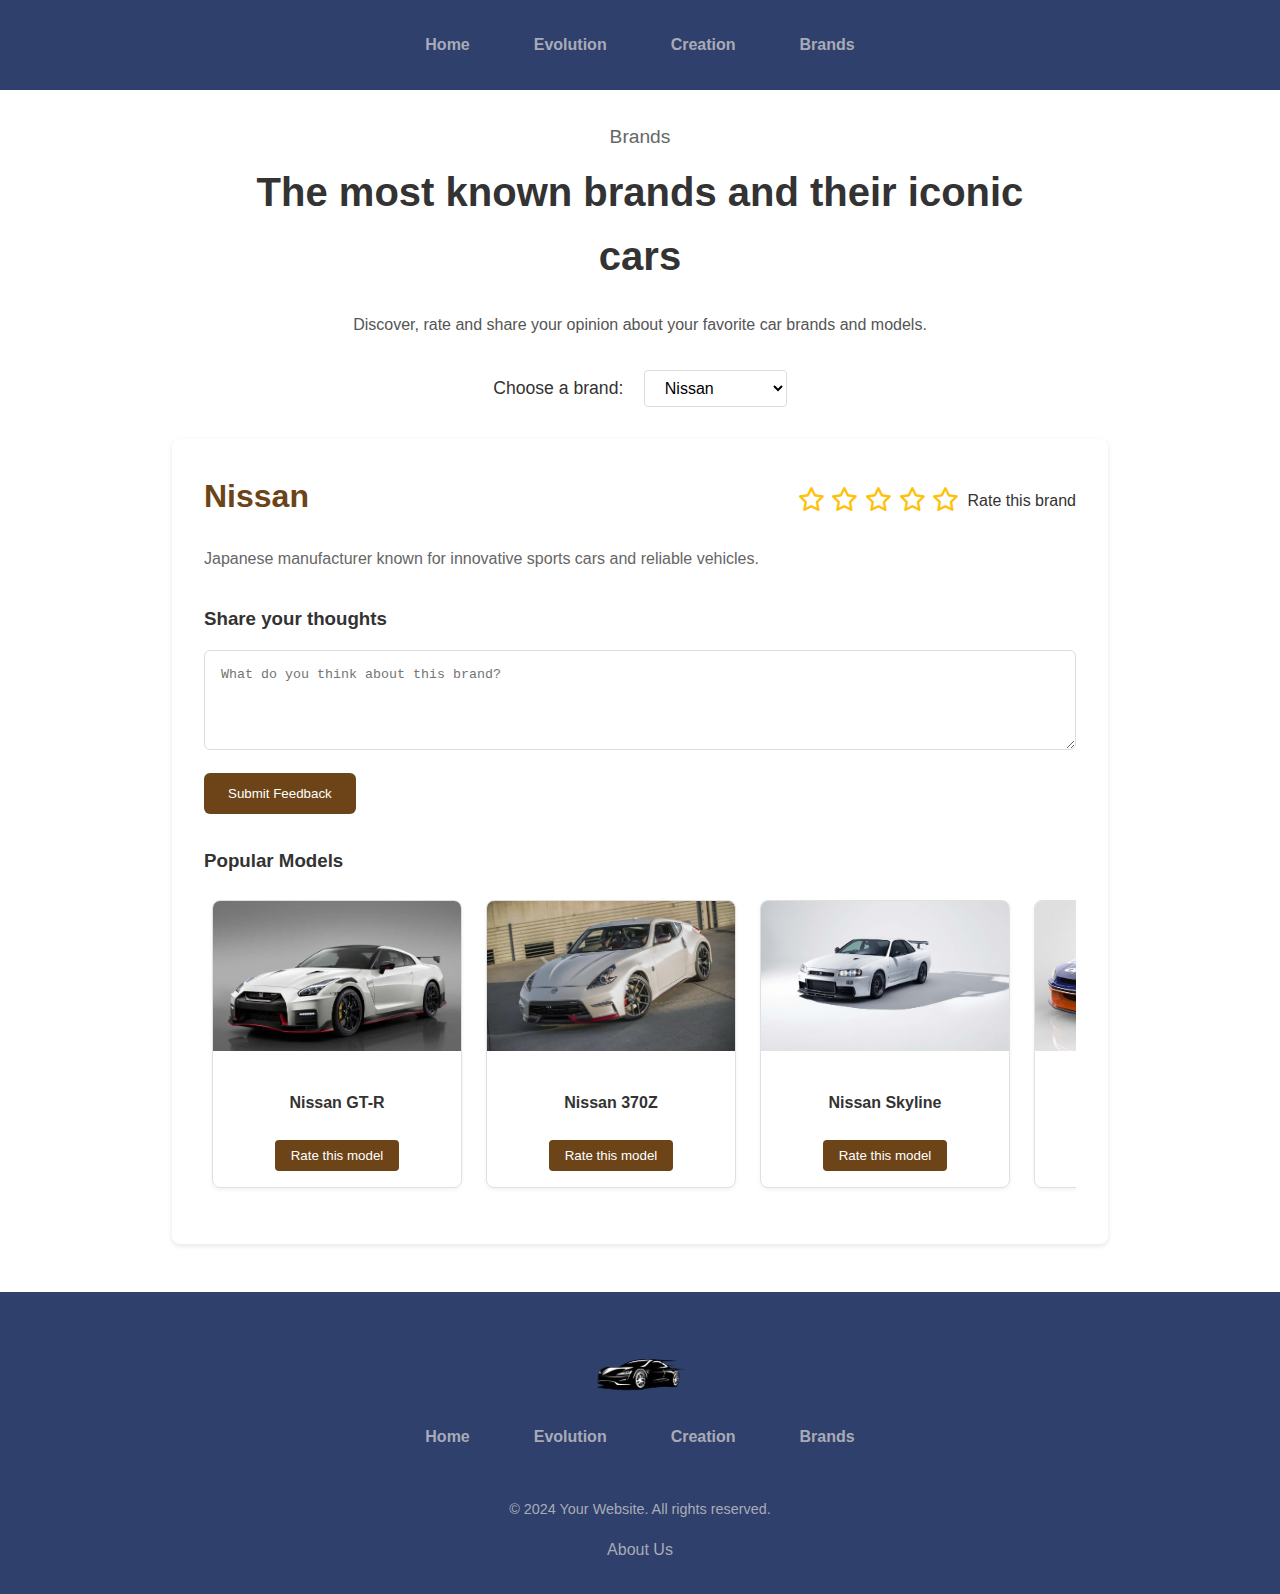
<file: HTML/Brands.html>
<!DOCTYPE html>
<html lang="en">
<head>
    <meta charset="UTF-8">
    <meta name="viewport" content="width=device-width, initial-scale=1.0">
    <title>Brands</title>
    <link rel="stylesheet" href="../CSS/style.css">
    <link rel="stylesheet" href="../CSS/brands.css">
    <link rel="stylesheet" href="https://cdnjs.cloudflare.com/ajax/libs/font-awesome/6.0.0-beta3/css/all.min.css">
    <script src="../JS/brands.js" defer></script>
</head>
<body>
    <header>
        <nav class="navpage">
            <ul>
                <li><a href="index.html">Home</a></li>
                <li><a href="Evolution.html">Evolution</a></li>
                <li><a href="Creation.html">Creation</a></li>
                <li><a href="Brands.html">Brands</a></li>
            </ul>
        </nav>
    </header>

    <main>
        <section class="brands-intro">
            <p class="section-tag">Brands</p>
            <h1>The most known brands and their iconic cars</h1>
            <p class="intro-text">Discover, rate and share your opinion about your favorite car brands and models.</p>
        </section>

        <section class="brands-content">
            <div class="brand-selector">
                <label for="brand-select">Choose a brand:</label>
                <select id="brand-select">
                    <option value="nissan">Nissan</option>
                    <option value="audi">Audi</option>
                    <option value="lamborghini">Lamborghini</option>
                    <option value="mclaren">McLaren</option>
                    <option value="porsche">Porsche</option>
                    <option value="ford">Ford</option>
                    <option value="alpine">Alpine</option>
                </select>
            </div>

            <div class="brand-display">
                <div class="brand-header">
                    <h2 id="brand-name">Nissan</h2>
                    <div class="brand-rating">
                        <div class="stars" id="brand-stars">
                            <i class="far fa-star" data-rating="1"></i>
                            <i class="far fa-star" data-rating="2"></i>
                            <i class="far fa-star" data-rating="3"></i>
                            <i class="far fa-star" data-rating="4"></i>
                            <i class="far fa-star" data-rating="5"></i>
                        </div>
                        <span id="brand-rating-text">Rate this brand</span>
                    </div>
                </div>
                
                <p id="brand-description">Japanese manufacturer known for innovative sports cars and reliable vehicles.</p>
                
                <div class="latest-feedback" id="latest-brand-feedback">
                    <!-- Le dernier feedback apparaîtra ici -->
                </div>
                
                <div class="brand-feedback">
                    <h3>Share your thoughts</h3>
                    <textarea id="brand-comment" placeholder="What do you think about this brand?"></textarea>
                    <button id="submit-brand-feedback">Submit Feedback</button>
                    <div id="brand-feedback-message"></div>
                </div>
                
                <h3 class="models-title">Popular Models</h3>
                <div class="cars-scroll-container">
                    <div class="cars-gallery">
                        <!-- Voitures seront ajoutées dynamiquement -->
                    </div>
                </div>
            </div>

                <!-- Modal pour les commentaires sur les modèles -->
    <div class="modal" id="car-modal">
        <div class="modal-content">
            <span class="close-modal">&times;</span>
            <h3 id="modal-car-name"></h3>
            <div class="car-rating">
                <div class="stars" id="car-stars">
                    <i class="far fa-star" data-rating="1"></i>
                    <i class="far fa-star" data-rating="2"></i>
                    <i class="far fa-star" data-rating="3"></i>
                    <i class="far fa-star" data-rating="4"></i>
                    <i class="far fa-star" data-rating="5"></i>
                </div>
                <span id="car-rating-text">Rate this model</span>
            </div>
            <textarea id="car-comment" placeholder="Share your experience with this model..."></textarea>
            <button id="submit-car-feedback">Submit Feedback</button>
            <div id="car-feedback-message"></div>
            <div class="previous-feedbacks" id="car-feedbacks">
                <!-- Les commentaires existants seront ajoutés ici -->
            </div>
        </div>
    </div>
        </section>

        
    </main>

    <footer>
        <div class="footer-content">
            <img src="../Assets/logo.png" alt="Logo" class="footer-logo">
            <nav class="navpage footer-nav">
                <ul>
                    <li><a href="index.html">Home</a></li>
                    <li><a href="Evolution.html">Evolution</a></li>
                    <li><a href="Creation.html">Creation</a></li>
                    <li><a href="Brands.html">Brands</a></li>
                </ul>
            </nav>
        </div>
        <p class="copyright">&copy; 2024 Your Website. All rights reserved.</p>
        <p class="about-link"><a href="About.html">About Us</a></p>
    </footer>


</body>
</html>
</file>
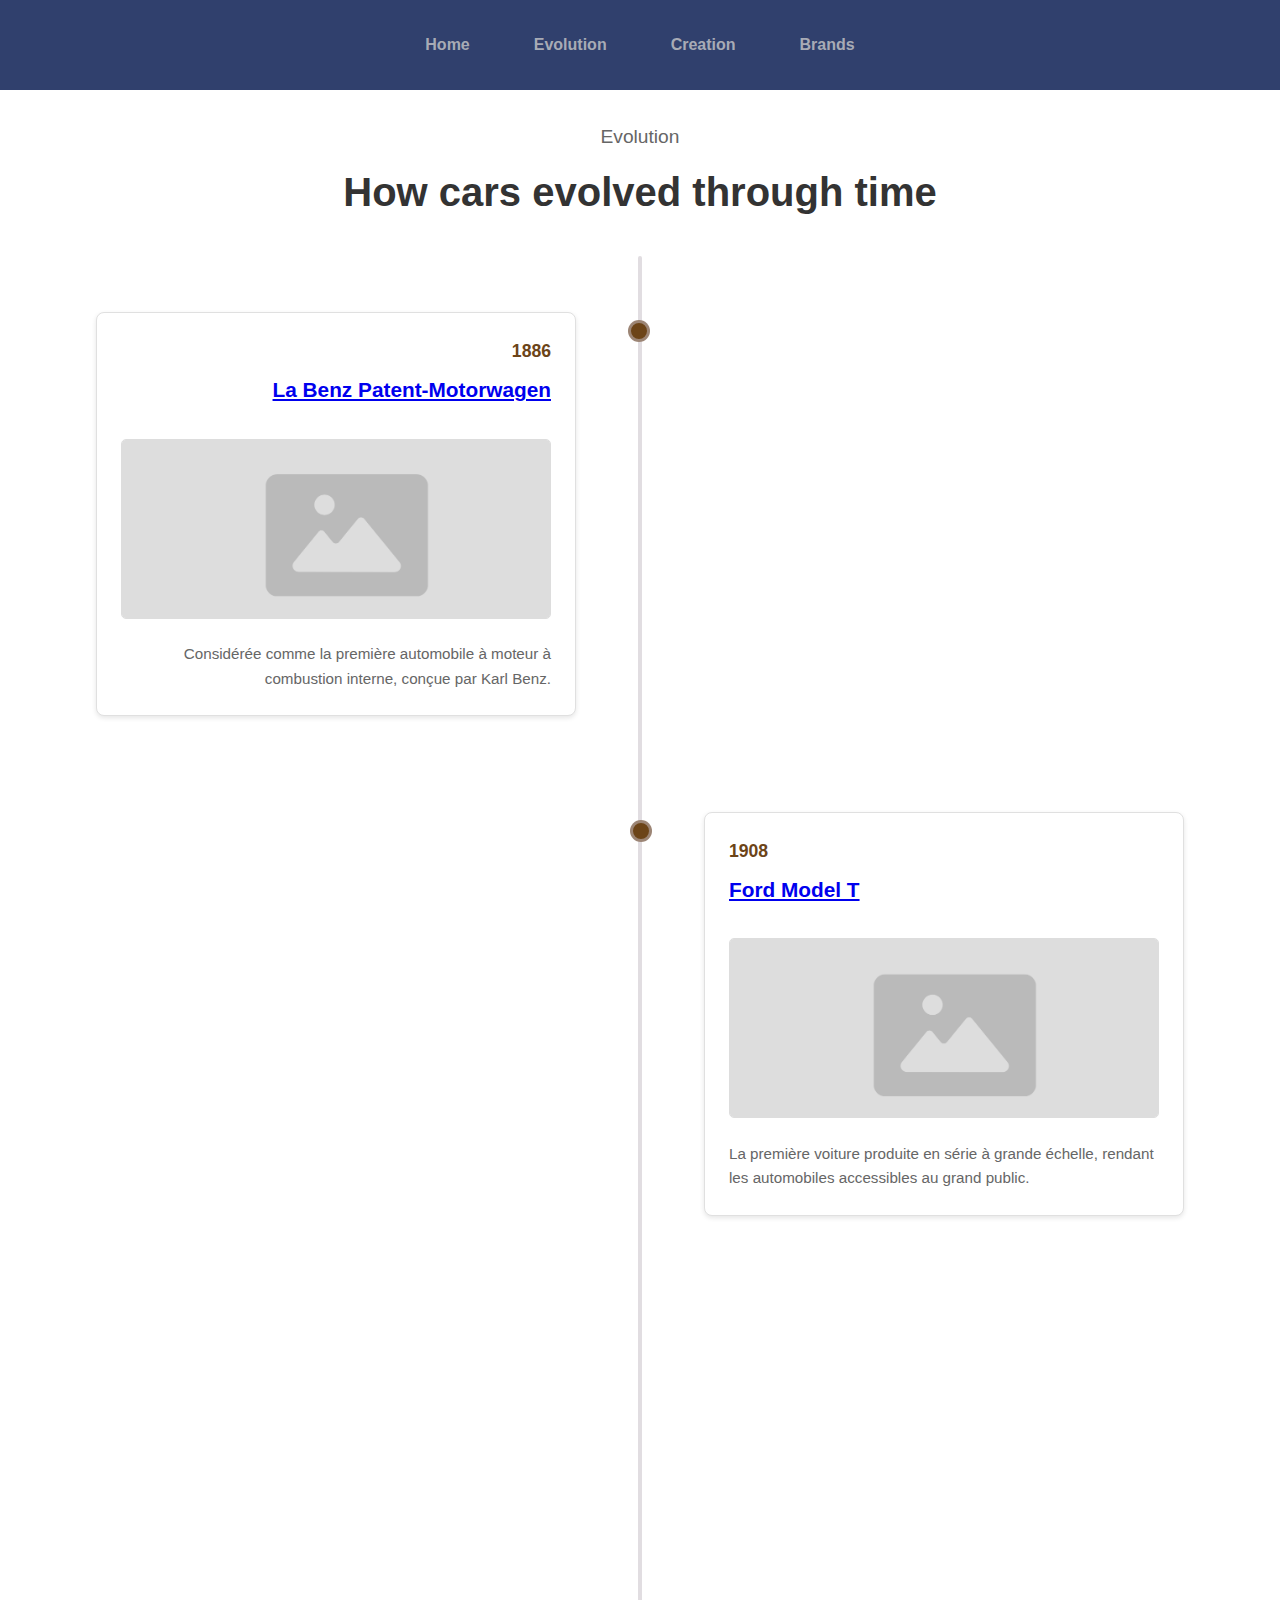
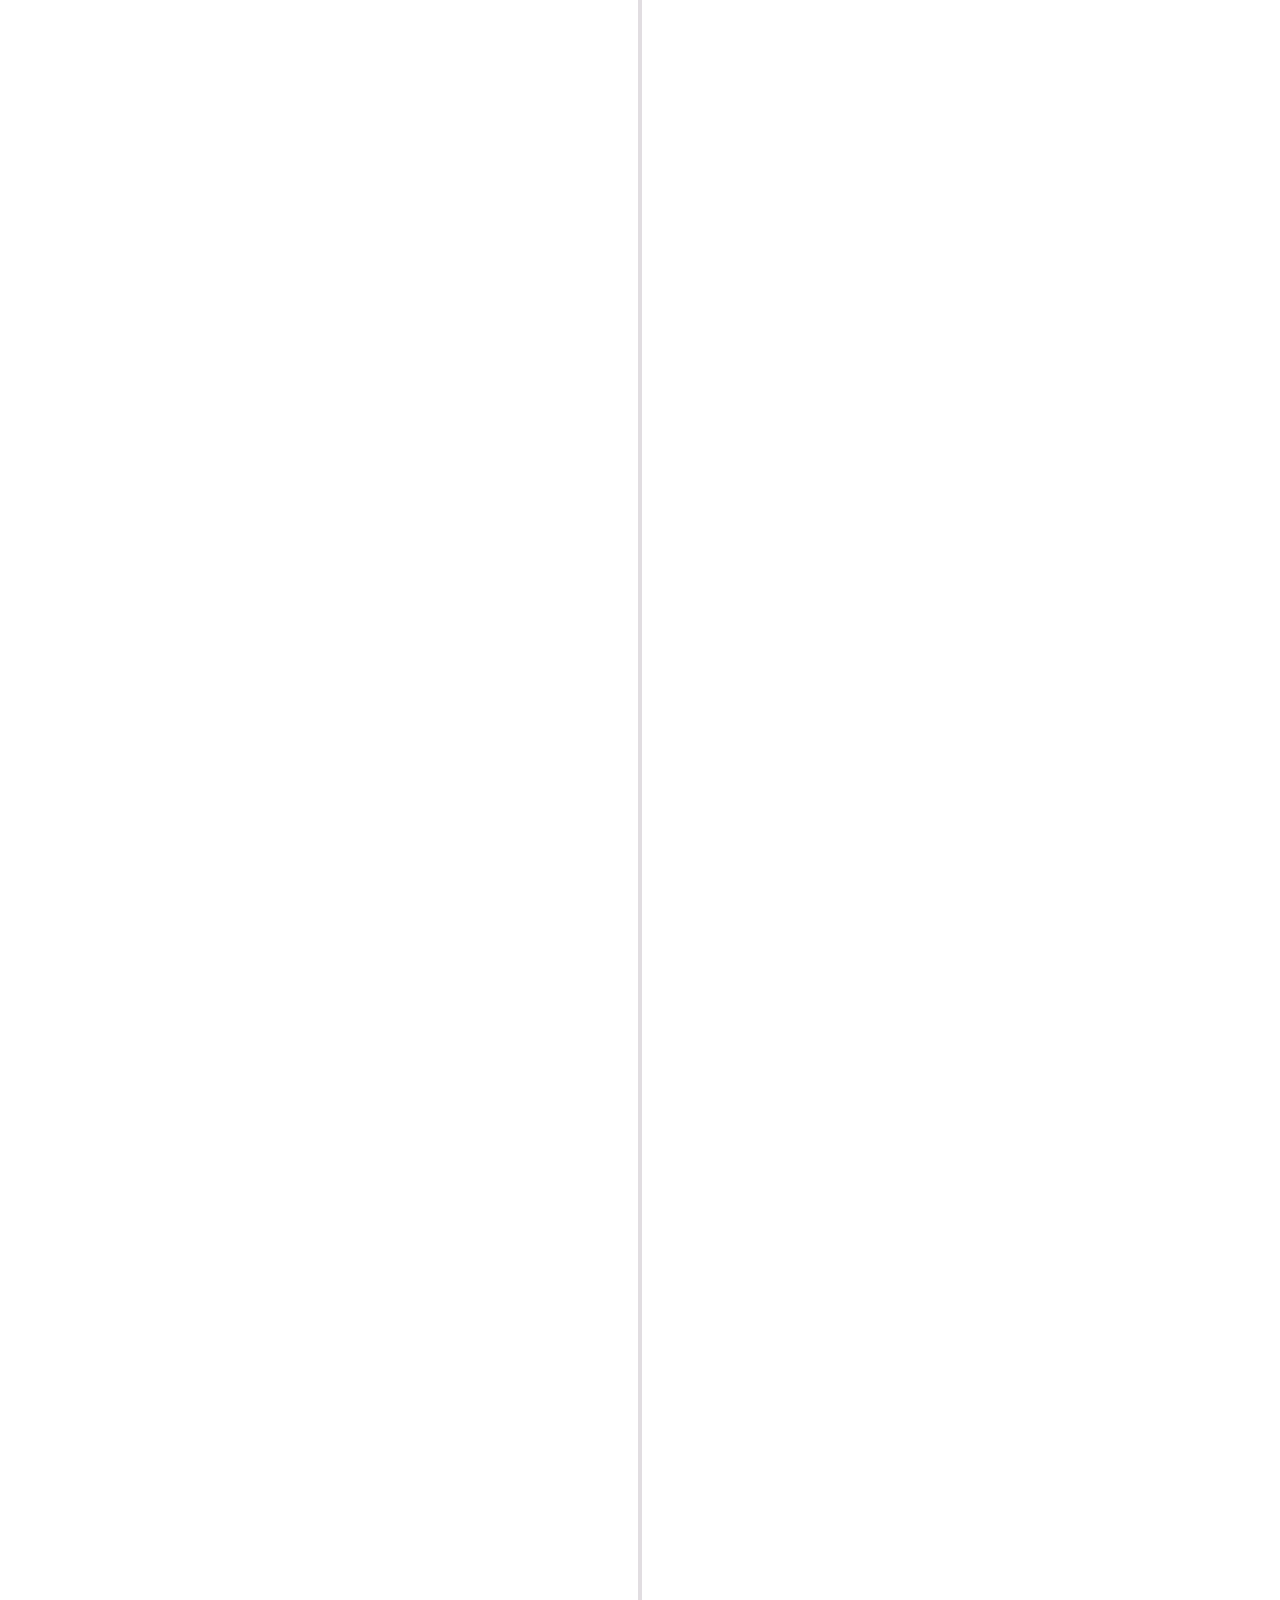
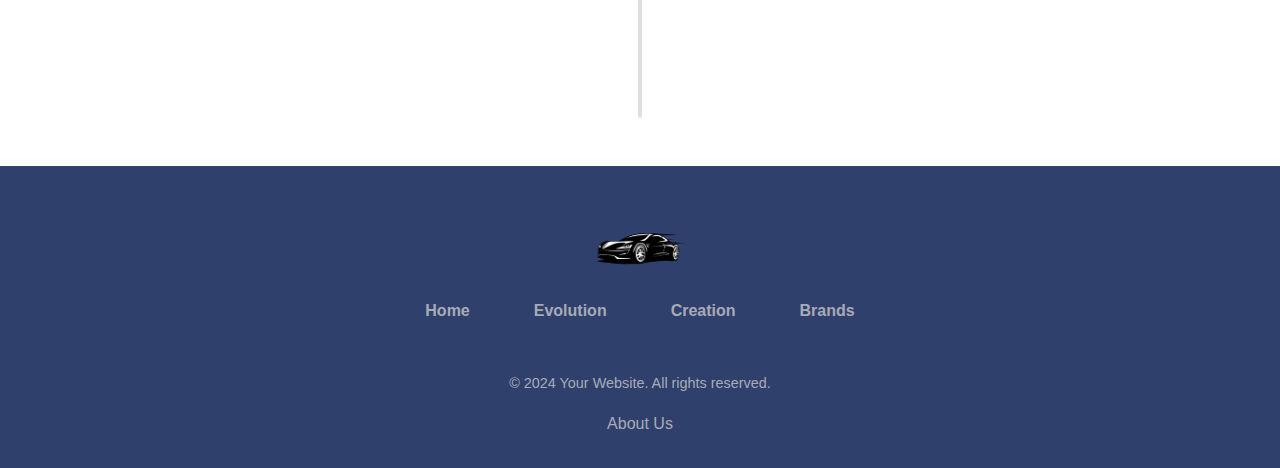
<file: HTML/Evolution.html>
<!DOCTYPE html>
<html lang="fr">
<head>
    <meta charset="UTF-8">
    <meta name="viewport" content="width=device-width, initial-scale=1.0">
    <title>Evolution</title>
    <link rel="stylesheet" href="../CSS/style.css">
    <link rel="stylesheet" href="../CSS/evolution.css">
    <script src="../JS/evolution.js" defer></script>
</head>
<body>
    <header>
        <nav class="navpage">
            <ul>
                <li><a href="index.html">Home</a></li>
                <li><a href="Evolution.html">Evolution</a></li>
                <li><a href="Creation.html">Creation</a></li>
                <li><a href="Brands.html">Brands</a></li>
            </ul>
        </nav>
    </header>

    <main>
        <section class="evolution-intro">
            <p class="section-tag">Evolution</p>
            <h1>How cars evolved through time</h1>
           
        </section>

        <div class="timeline-container">
            <div class="timeline">
                <!-- Les éléments seront générés par JavaScript -->
            </div>
        </div>
    </main>

    <footer>
        <div class="footer-content">
            <img src="../Assets/logo.png" alt="Logo" class="footer-logo">
            <nav class="navpage footer-nav">
                <ul>
                    <li><a href="index.html">Home</a></li>
                    <li><a href="Evolution.html">Evolution</a></li>
                    <li><a href="Creation.html">Creation</a></li>
                    <li><a href="Brands.html">Brands</a></li>
                </ul>
            </nav>
        </div>
        <p class="copyright">&copy; 2024 Your Website. All rights reserved.</p>
        <p class="about-link"><a href="About.html">About Us</a></p>
    </footer>
</body>
</html>
</file>
<file: CSS/brands.css>
/* Styles cohérents avec les autres pages */
.brands-intro {
    max-width: 800px;
    margin: 2rem auto;
    padding: 0 1rem;
    text-align: center;
}

.brands-intro .section-tag {
    font-size: 1.2rem;
    color: #666;
    margin-bottom: 0.5rem;
}

.brands-intro h1 {
    font-family: Futura, sans-serif;
    font-size: 2.5rem;
    margin-bottom: 1.5rem;
    color: #333;
}

.brands-intro .intro-text {
    line-height: 1.6;
    margin-bottom: 2rem;
    color: #555;
}

/* Contenu principal */
.brands-content {
    max-width: 1000px;
    margin: 0 auto 3rem;
    padding: 0 2rem;
}

.brand-selector {
    margin-bottom: 2rem;
    text-align: center;
}

.brand-selector label {
    font-size: 1.1rem;
    margin-right: 1rem;
    color: #333;
}

#brand-select {
    padding: 0.5rem 1rem;
    border-radius: 4px;
    border: 1px solid #ddd;
    font-size: 1rem;
    background-color: white;
    cursor: pointer;
}

.brand-display {
    background-color: white;
    padding: 2rem;
    border-radius: 8px;
    box-shadow: 0 2px 5px rgba(0,0,0,0.1);
}

#brand-name {
    font-family: Futura, sans-serif;
    font-size: 2rem;
    color: #6c4418;
    margin-bottom: 0.5rem;
}

#brand-description {
    color: #666;
    margin-bottom: 2rem;
    font-size: 1rem;
}

/* Galerie de voitures */
.cars-scroll-container {
    overflow-x: auto;
    padding-bottom: 1rem;
}

.cars-gallery {
    display: flex;
    gap: 1.5rem;
    padding: 0.5rem;
}

.car-card {
    min-width: 250px;
    border: 1px solid #e0e0e0;
    border-radius: 8px;
    overflow: hidden;
    box-shadow: 0 2px 4px rgba(0,0,0,0.05);
    transition: transform 0.3s ease;
}

.car-card:hover {
    transform: translateY(-5px);
}

.car-image {
    width: 100%;
    height: 150px;
    object-fit: cover;
}

.car-name {
    padding: 1rem;
    text-align: center;
    font-weight: bold;
    color: #333;
}

/* Scrollbar stylisée */
.cars-scroll-container::-webkit-scrollbar {
    height: 8px;
}

.cars-scroll-container::-webkit-scrollbar-track {
    background: #f1f1f1;
    border-radius: 4px;
}

.cars-scroll-container::-webkit-scrollbar-thumb {
    background: #6c4418;
    border-radius: 4px;
}

.cars-scroll-container::-webkit-scrollbar-thumb:hover {
    background: #1a9fa5;
}

/* Responsive */
@media (max-width: 768px) {
    .brands-intro h1 {
        font-size: 2rem;
    }
    
    .brand-selector {
        display: flex;
        flex-direction: column;
        align-items: center;
    }
    
    .brand-selector label {
        margin-right: 0;
        margin-bottom: 0.5rem;
    }


}

/* Nouveaux styles pour l'interaction */
.brand-header {
    display: flex;
    justify-content: space-between;
    align-items: center;
    margin-bottom: 1rem;
}

.brand-rating, .car-rating {
    display: flex;
    align-items: center;
    gap: 0.5rem;
}

.stars {
    color: #ffc107;
    font-size: 1.5rem;
    cursor: pointer;
}

.stars i {
    transition: all 0.2s ease;
}

.stars i:hover, .stars i.active {
    color: #ffc107;
    transform: scale(1.1);
}

.brand-feedback, .car-feedback {
    margin: 2rem 0;
}

.brand-feedback h3, .models-title {
    font-family: Futura, sans-serif;
    color: #333;
    margin-bottom: 1rem;
}

.brand-feedback textarea, #car-comment {
    width: 100%;
    padding: 1rem;
    border: 1px solid #ddd;
    border-radius: 6px;
    min-height: 100px;
    margin-bottom: 1rem;
    resize: vertical;
}

#submit-brand-feedback, #submit-car-feedback {
    background-color: #6c4418;
    color: white;
    border: none;
    padding: 0.8rem 1.5rem;
    border-radius: 6px;
    cursor: pointer;
    transition: all 0.3s ease;
}

#submit-brand-feedback:hover, #submit-car-feedback:hover {
    background-color: #8a5a2b;
    transform: translateY(-2px);
}

#brand-feedback-message, #car-feedback-message {
    margin-top: 1rem;
    color: #4CAF50;
    font-weight: bold;
}

/* Modal styles */
.modal {
    display: none;
    position: fixed;
    z-index: 100;
    left: 0;
    top: 0;
    width: 100%;
    height: 100%;
    background-color: rgba(0,0,0,0.7);
}

.modal-content {
    background-color: white;
    margin: 5% auto;
    padding: 2rem;
    border-radius: 10px;
    width: 80%;
    max-width: 600px;
    position: relative;
}

.close-modal {
    position: absolute;
    right: 1rem;
    top: 1rem;
    font-size: 1.5rem;
    cursor: pointer;
}

.previous-feedbacks {
    margin-top: 2rem;
    border-top: 1px solid #eee;
    padding-top: 1rem;
}

.feedback-item {
    padding: 1rem 0;
    border-bottom: 1px solid #eee;
}

.feedback-rating {
    color: #ffc107;
    margin-bottom: 0.5rem;
}

.feedback-text {
    color: #555;
    line-height: 1.5;
}

/* Amélioration des cartes de voiture */
.car-card {
    position: relative;
    min-width: 250px;
    border: 1px solid #e0e0e0;
    border-radius: 8px;
    overflow: hidden;
    box-shadow: 0 2px 4px rgba(0,0,0,0.05);
    transition: all 0.3s ease;
}

.car-card:hover {
    transform: translateY(-5px);
    box-shadow: 0 5px 15px rgba(0,0,0,0.1);
}

.car-card-footer {
    padding: 1rem;
    text-align: center;
}

.rate-model-btn {
    background-color: #6c4418;
    color: white;
    border: none;
    padding: 0.5rem 1rem;
    border-radius: 4px;
    cursor: pointer;
    margin-top: 0.5rem;
    transition: all 0.3s ease;
}

.rate-model-btn:hover {
    background-color: #8a5a2b;
}

.latest-feedback {
    background-color: #f9f9f9;
    border-left: 4px solid #26e0e6;
    padding: 1rem;
    margin: 1rem 0;
    border-radius: 0 4px 4px 0;
}

.latest-feedback h4 {
    margin-bottom: 0.5rem;
    color: #333;
}

.latest-feedback .feedback-rating {
    color: #ffc107;
    margin-bottom: 0.5rem;
}

.latest-feedback .feedback-text {
    color: #555;
    line-height: 1.5;
}

.latest-feedback .feedback-date {
    font-size: 0.8rem;
    color: #999;
    margin-top: 0.5rem;
    text-align: right;
}
</file>
<file: CSS/evolution.css>
/* Styles cohérents avec les autres pages */
.evolution-intro {
    max-width: 800px;
    margin: 2rem auto;
    padding: 0 1rem;
    text-align: center;
}

.evolution-intro .section-tag {
    font-size: 1.2rem;
    color: #666;
    margin-bottom: 0.5rem;
}

.evolution-intro h1 {
    font-family: Futura, sans-serif;
    font-size: 2.5rem;
    margin-bottom: 1.5rem;
    color: #333;
}

.evolution-intro .intro-text {
    line-height: 1.6;
    margin-bottom: 2rem;
    color: #555;
}

/* Timeline adaptée au style général */
.timeline-container {
    max-width: 1200px;
    margin: 0 auto 3rem;
    padding: 0 2rem;
}

.timeline {
    position: relative;
    padding: 2rem 0;
}

.timeline::before {
    content: '';
    position: absolute;
    top: 0;
    left: 50%;
    transform: translateX(-50%);
    width: 4px;
    height: 100%;
    background: rgba(198, 192, 198, 0.533);
    border-radius: 10px;
}

.timeline-item {
    position: relative;
    width: 50%;
    padding: 1.5rem;
    box-sizing: border-box;
    margin-bottom: 3rem;
}

.timeline-item:nth-child(odd) {
    left: 0;
    text-align: right;
    padding-right: 4rem;
}

.timeline-item:nth-child(even) {
    left: 50%;
    text-align: left;
    padding-left: 4rem;
}

.timeline-content {
    background: #fff;
    padding: 1.5rem;
    border-radius: 8px;
    box-shadow: 0 2px 5px rgba(0,0,0,0.1);
    transition: all 0.3s ease;
    border: 1px solid #e0e0e0;
}

.timeline-content:hover {
    box-shadow: 0 5px 15px rgba(0,0,0,0.1);
}

.timeline-date {
    font-weight: bold;
    color: #6c4418;
    margin-bottom: 0.5rem;
    font-size: 1.1rem;
}

.timeline-title {
    font-family: Futura, sans-serif;
    font-size: 1.3rem;
    margin-bottom: 1rem;
    color: #333;
}

.timeline-desc {
    color: #666;
    line-height: 1.6;
    font-size: 0.95rem;
}

.timeline-img {
    width: 100%;
    height: 180px;
    object-fit: cover;
    border-radius: 5px;
    margin: 1rem 0;
    border: 1px solid #ddd;
}

.timeline-item::after {
    content: '';
    position: absolute;
    width: 16px;
    height: 16px;
    background: #6c4418;
    border: 3px solid rgba(198, 192, 198, 0.533);
    border-radius: 50%;
    top: 2rem;
}

.timeline-item:nth-child(odd)::after {
    right: -10px;
}

.timeline-item:nth-child(even)::after {
    left: -10px;
}

/* Responsive */
@media (max-width: 768px) {
    .timeline::before {
        left: 2rem;
    }
    
    .timeline-item {
        width: 100%;
        padding-left: 5rem;
        padding-right: 2rem;
        text-align: left !important;
    }
    
    .timeline-item:nth-child(even) {
        left: 0;
    }
    
    .timeline-item:nth-child(odd)::after,
    .timeline-item:nth-child(even)::after {
        left: 1.2rem;
    }
    
    .evolution-intro h1 {
        font-size: 2rem;
    }
}
</file>
<file: CSS/style.css>
/* Reset all margin and padding by default */
* { 
    margin: 0;
    padding: 0;
    box-sizing: border-box;
}

body {
    font-family: Arial, sans-serif;
    line-height: 1.6;
    color: #333;
}

header, footer {
    background-color: #30406d;
    padding: 2rem 0;
    
    color: #fff;
}
header {
    position: sticky;
    top: 0;
    left: 0;
    width: 100%;
    z-index: 100;
}


.navpage ul {
    display: flex;
    justify-content: center;
    list-style-type: none;
    gap: 2rem;
}

.navpage a {
    text-decoration: none;
    color: rgba(201, 201, 202, 0.8);
    font-family: 'Arial', sans-serif;
    font-weight: 600;
    padding: 0.5rem 1rem;
    border-radius: 4px;
    transition: all 0.3s ease;
}

.navpage a:hover {
    background-color: #bdb4b4;
    color: #6c4418;
}

/* Hero Section */
.hero {
    padding: 3rem 2rem;
    text-align: center;
    max-width: 800px;
    margin: 0 auto;
}

.page-title {
    font-size: 1.2rem;
    margin-bottom: 1rem;
    color: #666;
}

.hero h1 {
    font-family: Futura, sans-serif;
    font-size: 2.5rem;
    margin-bottom: 1.5rem;
}

.hero-text {
    margin-bottom: 2rem;
    line-height: 1.6;
}

#img_home_car {
    width: 100%;
    max-height: 400px;
    object-fit: cover;
    border-radius: 8px;
    margin-top: 2rem;

    transition: transform 0.5s ease;
}

#img_home_car:hover {
    transform: scale(1.05);
}

/* Tagline Section */
.tagline {
    text-align: center;
    padding: 3rem 2rem;
    background-color: #f5f5f5;
}

.tagline h2 {
    font-size: 2rem;
    margin-bottom: 1rem;
}

.tagline p {
    max-width: 600px;
    margin: 0 auto;
}

/* Features Section */
.features {
    display: flex;
    justify-content: center;
    gap: 2rem;
    padding: 3rem 2rem;
    flex-wrap: wrap;
}

.feature-card {
    flex: 1;
    min-width: 250px;
    max-width: 300px;
    padding: 1.5rem;
    background-color: #fff;
    border-radius: 8px;
    box-shadow: 0 2px 5px rgba(0,0,0,0.1);
}

.feature-card h3 {
    margin-bottom: 1rem;
}

.feature-card h3 a {
    color: #333;
    text-decoration: none;
}

.feature-card h3 a:hover {
    color: #6c4418;
}

/* Footer */
footer {
    text-align: center;
    padding: 2rem;
}

.footer-content {
    display: flex;
    flex-direction: column;
    align-items: center;
    margin-bottom: 1.5rem;
}

.footer-nav ul {
    margin-bottom: 1.5rem;
}

.footer-logo {
    width: 100px;
    height: 100px;
    margin-bottom: rem;
}

.copyright {
    font-size: 0.9rem;
    color: rgba(201, 201, 202, 0.8);
    margin-bottom: 1rem;
}

.about-link a {
    color: rgba(201, 201, 202, 0.8);
    text-decoration: none;
}

.about-link a:hover {
    color: #6c4418;
}
</file>
